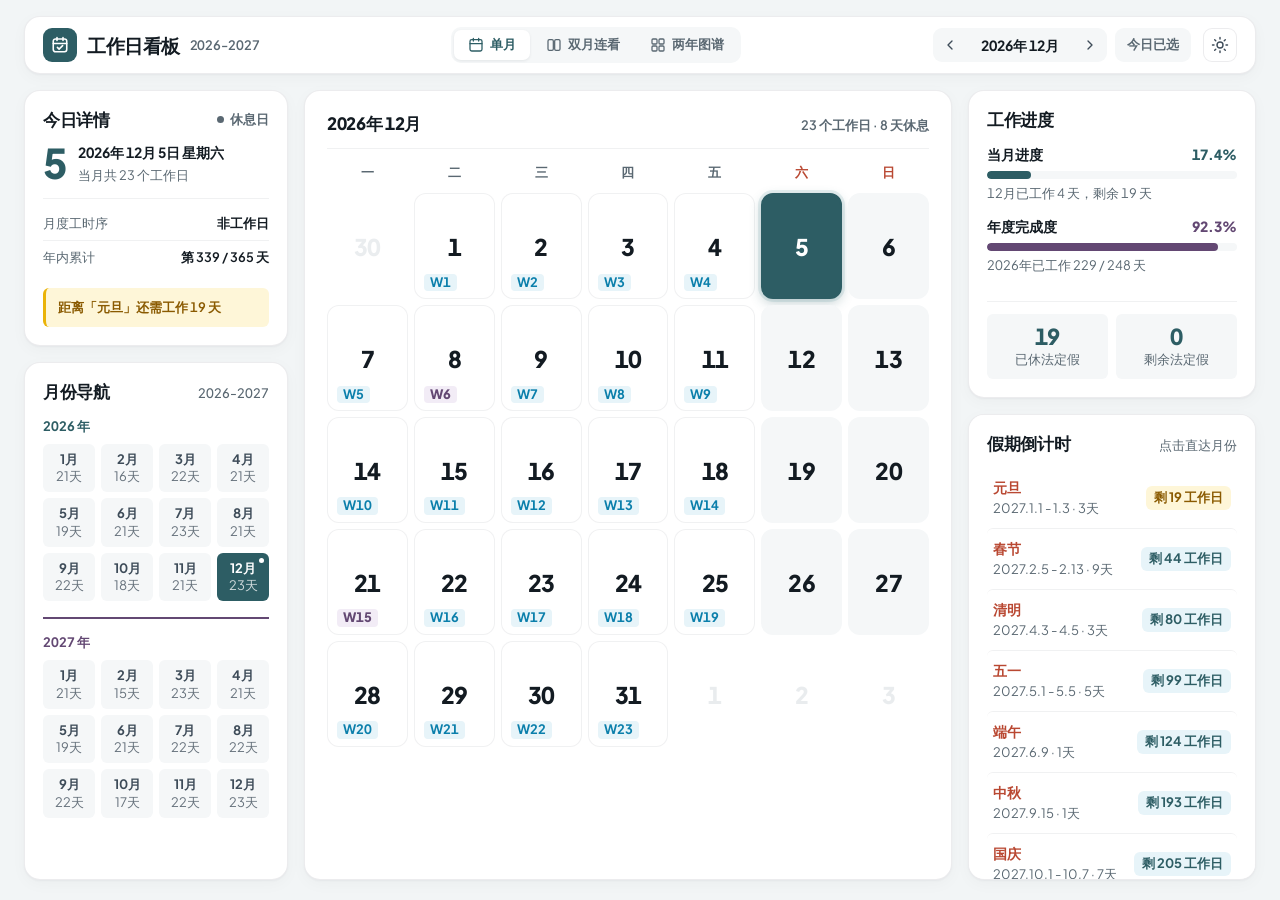
<file: index.html>
<!DOCTYPE html>
<html lang="zh-CN">
  <head>
    <meta charset="UTF-8" />
    <meta name="viewport" content="width=device-width, initial-scale=1.0, viewport-fit=cover" />
    <title>工作日看板 (2026-2027)</title>
    <meta name="description" content="2026至2027年中国法定节假日、调休补班与工作日进度看板" />
    <meta http-equiv="Cache-Control" content="no-cache, no-store, must-revalidate" />
    <meta http-equiv="Pragma" content="no-cache" />
    <meta http-equiv="Expires" content="0" />
    <link rel="preconnect" href="https://fonts.googleapis.com" />
    <link rel="preconnect" href="https://fonts.gstatic.com" crossorigin />
    <link href="https://fonts.googleapis.com/css2?family=Plus+Jakarta+Sans:wght@500;600;700;800&display=swap" rel="stylesheet" />
    <link rel="stylesheet" href="style.css?v=10" />
  </head>
  <body>
    <div class="app-container">

      <!-- Single-line Compact Top Header -->
      <header class="app-header">
        <div class="header-left">
          <div class="brand-lockup">
            <div class="brand-mark" aria-hidden="true">
              <svg viewBox="0 0 24 24" width="18" height="18" fill="none" stroke="currentColor" stroke-width="2.1" stroke-linecap="round" stroke-linejoin="round">
                <rect x="3" y="4" width="18" height="17" rx="3" />
                <path d="M8 2v4M16 2v4M3 10h18" />
                <path d="M8.5 15.2l2.3 2.3 4.7-4.7" />
              </svg>
            </div>
            <h1 class="brand-title">工作日看板</h1>
            <span class="brand-year" id="brand-year">2026-2027</span>
          </div>
        </div>

        <div class="header-center">
          <nav class="view-tabs" aria-label="视图模式">
            <button type="button" class="tab-btn active" id="tab-single" onclick="setViewMode('single')">
              <svg viewBox="0 0 24 24" width="16" height="16" fill="none" stroke="currentColor" stroke-width="1.9" stroke-linecap="round" stroke-linejoin="round" aria-hidden="true">
                <rect x="3" y="4" width="18" height="17" rx="2.5" />
                <path d="M8 2v4M16 2v4M3 10h18" />
              </svg>
              <span>单月</span>
            </button>
            <button type="button" class="tab-btn" id="tab-dual" onclick="setViewMode('dual')">
              <svg viewBox="0 0 24 24" width="16" height="16" fill="none" stroke="currentColor" stroke-width="1.9" stroke-linecap="round" stroke-linejoin="round" aria-hidden="true">
                <rect x="3" y="4" width="8" height="16" rx="2" />
                <rect x="13" y="4" width="8" height="16" rx="2" />
              </svg>
              <span>双月连看</span>
            </button>
            <button type="button" class="tab-btn" id="tab-year" onclick="setViewMode('year')">
              <svg viewBox="0 0 24 24" width="16" height="16" fill="none" stroke="currentColor" stroke-width="1.9" stroke-linecap="round" stroke-linejoin="round" aria-hidden="true">
                <rect x="3" y="3" width="7.5" height="7.5" rx="1.5" />
                <rect x="13.5" y="3" width="7.5" height="7.5" rx="1.5" />
                <rect x="3" y="13.5" width="7.5" height="7.5" rx="1.5" />
                <rect x="13.5" y="13.5" width="7.5" height="7.5" rx="1.5" />
              </svg>
              <span>两年图谱</span>
            </button>
          </nav>
        </div>

        <div class="header-right">
          <div class="header-month-nav" id="header-month-nav">
            <div class="month-nav-group">
              <button type="button" class="btn-nav" id="btn-prev-month" onclick="changeMonth(-1)" title="上个月 (左方向键)" aria-label="上个月">
                <svg viewBox="0 0 24 24" width="16" height="16" fill="none" stroke="currentColor" stroke-width="2" stroke-linecap="round" stroke-linejoin="round" aria-hidden="true">
                  <path d="M15 18l-6-6 6-6" />
                </svg>
              </button>
              <div class="current-month-display" id="month-display-text">2026年 11月</div>
              <button type="button" class="btn-nav" id="btn-next-month" onclick="changeMonth(1)" title="下个月 (右方向键)" aria-label="下个月">
                <svg viewBox="0 0 24 24" width="16" height="16" fill="none" stroke="currentColor" stroke-width="2" stroke-linecap="round" stroke-linejoin="round" aria-hidden="true">
                  <path d="M9 18l6-6-6-6" />
                </svg>
              </button>
            </div>
            <button type="button" class="btn-today" id="btn-today-header" onclick="goToday()" title="回到今天 (快捷键 T)">
              <span>回到今天</span>
            </button>
          </div>

          <button type="button" class="btn-icon" onclick="toggleTheme()" id="theme-btn" title="切换亮暗主题" aria-label="切换亮暗主题">
            <svg id="theme-icon" class="icon-sun" viewBox="0 0 24 24" width="18" height="18" fill="none" stroke="currentColor" stroke-width="1.9" stroke-linecap="round" stroke-linejoin="round" aria-hidden="true">
              <circle cx="12" cy="12" r="4" />
              <path d="M12 2v2M12 20v2M4.93 4.93l1.41 1.41M17.66 17.66l1.41 1.41M2 12h2M20 12h2M6.34 17.66l-1.41 1.41M19.07 4.93l-1.41 1.41" />
            </svg>
            <svg class="icon-moon" viewBox="0 0 24 24" width="18" height="18" fill="none" stroke="currentColor" stroke-width="1.9" stroke-linecap="round" stroke-linejoin="round" aria-hidden="true">
              <path d="M21 12.79A9 9 0 1 1 11.21 3 7 7 0 0 0 21 12.79z" />
            </svg>
          </button>
        </div>
      </header>

      <!-- Main Three-Column Dashboard Workspace -->
      <main class="dashboard-container" id="dashboard-container">

        <!-- Left Sidebar: Selected Date Details & Quick Month Navigation -->
        <aside class="dash-left-sidebar">
          <section class="dash-card date-detail-card" id="date-detail-card" aria-label="日期详情">
            <div class="detail-header">
              <h2 class="section-heading" id="detail-tag">今日详情</h2>
              <span class="detail-status" id="detail-work-badge">工作日</span>
            </div>

            <div class="detail-hero-row">
              <div class="detail-day-num" id="detail-day-num">28</div>
              <div class="detail-date-meta">
                <div class="detail-date-full" id="detail-date-full">2026年 11月 28日 星期六</div>
                <div class="detail-sub-meta" id="detail-sub-meta">查看日历中的任意一天</div>
              </div>
            </div>

            <div class="detail-metrics">
              <div class="detail-metric-row">
                <span class="metric-label">月度工时序</span>
                <span class="metric-value" id="detail-w-index">非工作日</span>
              </div>
              <div class="detail-metric-row">
                <span class="metric-label">年内累计</span>
                <span class="metric-value" id="detail-year-day">当年第 332 天</span>
              </div>
            </div>

            <div class="detail-holiday-info" id="detail-holiday-info">
              <!-- Populated by JS -->
            </div>
          </section>

          <section class="dash-card quick-nav-card" aria-label="月份快速跳转">
            <div class="card-title-row">
              <h2 class="section-heading">月份导航</h2>
              <span class="section-meta">2026-2027</span>
            </div>
            <div class="quick-month-grid" id="quick-month-grid">
              <!-- JS populates 2026 & 2027 month grids -->
            </div>
          </section>
        </aside>

        <!-- Center Stage: Calendar Grid(s) -->
        <section class="dash-card dash-main-cal" id="dash-main-cal" aria-label="工作日历">
          <div class="cal-wrapper" id="cal-wrapper">
            <!-- Dynamically populated 1 or 2 calendar grids -->
          </div>
        </section>

        <!-- Right Sidebar: Progress & Upcoming Holidays -->
        <aside class="dash-right-sidebar">
          <section class="dash-card progress-card" aria-label="工作进度统计">
            <div class="card-title-row">
              <h2 class="section-heading">工作进度</h2>
            </div>

            <div class="prog-group">
              <div class="prog-meta">
                <span class="prog-label">当月进度</span>
                <span class="prog-val" id="m-prog-txt">0%</span>
              </div>
              <div class="prog-track">
                <div class="prog-fill" id="m-prog-bar" style="width: 0%"></div>
              </div>
              <div class="prog-sub" id="m-summary">已工作 0 天，剩余 0 天</div>
            </div>

            <div class="prog-group">
              <div class="prog-meta">
                <span class="prog-label">年度完成度</span>
                <span class="prog-val accent-plum" id="y-prog-txt">0%</span>
              </div>
              <div class="prog-track">
                <div class="prog-fill fill-plum" id="y-prog-bar" style="width: 0%"></div>
              </div>
              <div class="prog-sub" id="y-summary">已过去 0 天</div>
            </div>

            <div class="counter-row">
              <div class="counter-box">
                <span class="counter-num" id="h-pass">0</span>
                <span class="counter-lbl">已休法定假</span>
              </div>
              <div class="counter-box">
                <span class="counter-num" id="h-rem">0</span>
                <span class="counter-lbl">剩余法定假</span>
              </div>
            </div>
          </section>

          <section class="dash-card holidays-card" aria-label="假期倒计时">
            <div class="card-title-row">
              <h2 class="section-heading">假期倒计时</h2>
              <span class="section-meta">点击直达月份</span>
            </div>
            <div class="holiday-list" id="holiday-list">
              <!-- Dynamically populated holiday countdown rows -->
            </div>
          </section>
        </aside>

      </main>

      <!-- 2026-2027 Year Atlas View -->
      <section class="year-view-container" id="year-view-container" style="display: none;" aria-label="两年图谱">
        <div class="year-header">
          <div class="year-header-text">
            <h2 class="year-title">2026-2027 年法定节假日与工作日图谱</h2>
            <p class="year-subtitle">点击任意月份标题进入单月视图，或点击具体日期查看详情</p>
          </div>
          <div class="year-legend">
            <span class="legend-item"><span class="dot dot-work"></span>工作日</span>
            <span class="legend-item"><span class="dot dot-rest"></span>周末</span>
            <span class="legend-item"><span class="dot dot-holiday"></span>法定节假日</span>
            <span class="legend-item"><span class="dot dot-makeup"></span>调休上班</span>
            <span class="legend-item"><span class="dot dot-today"></span>今天</span>
          </div>
        </div>
        <div class="year-grid" id="year-grid">
          <!-- JS populates 2-year mini month calendars -->
        </div>
      </section>

    </div>

    <script src="workday.js?v=10"></script>
    <script src="app.js?v=10"></script>
  </body>
</html>
</file>
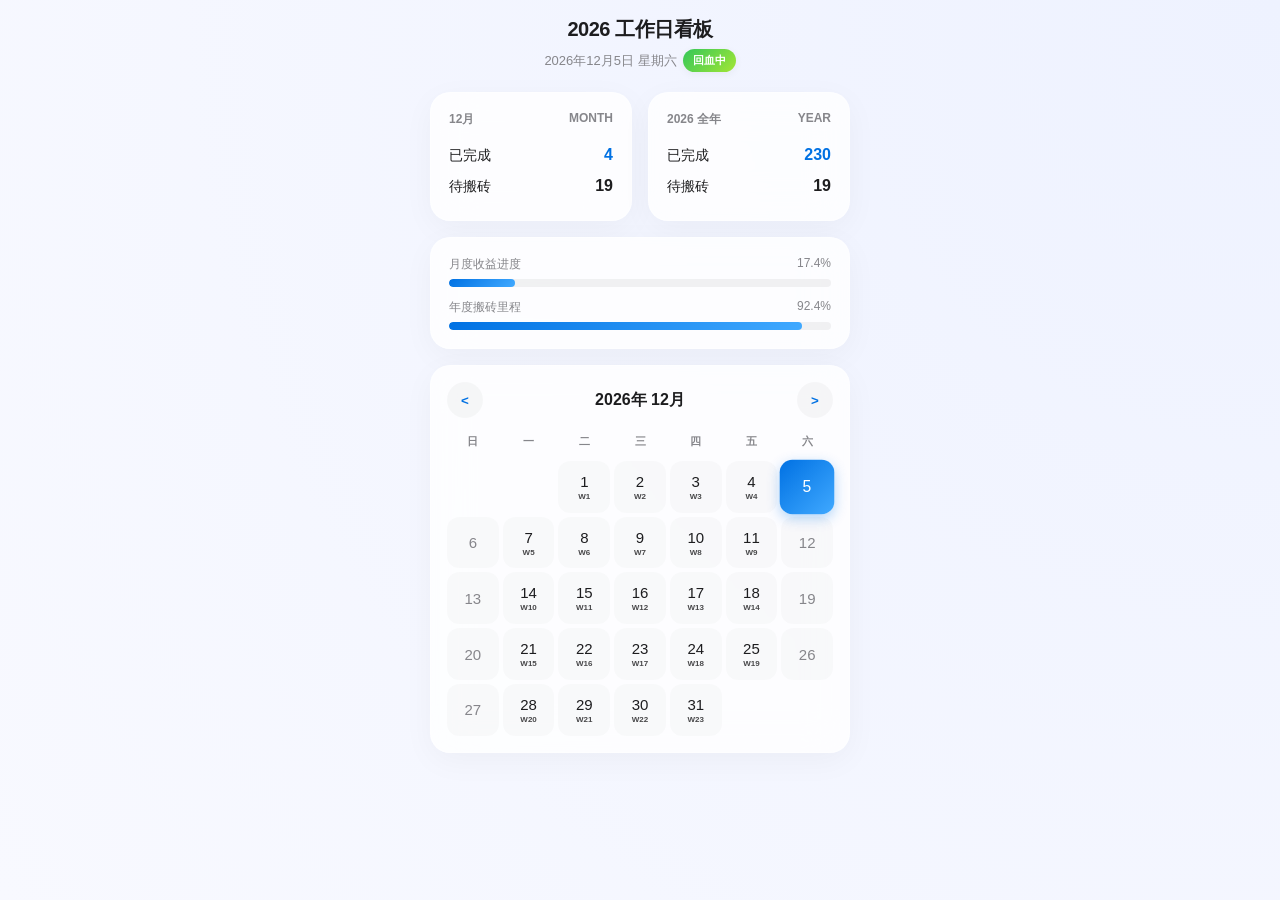
<file: public/workday.html>
<!doctype html>
<html lang="zh-CN">
  <head>
    <meta charset="UTF-8" />
    <meta
      name="viewport"
      content="width=device-width, initial-scale=1.0, maximum-scale=1.0, user-scalable=no, viewport-fit=cover"
    />
    <title>2026 工作日看板</title>
    <style>
      :root {
        --bg-color: #f8f9ff;
        --card-bg: rgba(255, 255, 255, 0.8);
        --text-main: #1d1d1f;
        --text-sec: #86868b;
        --blue: #0071e3;
        --blue-grad: linear-gradient(135deg, #0071e3, #40a9ff);
        --red: #ff3b30;
        --green: #34c759;
        --border: rgba(0, 0, 0, 0.05);
        --glass-border: rgba(255, 255, 255, 0.3);
      }

      * {
        box-sizing: border-box;
        -webkit-tap-highlight-color: transparent;
      }

      body {
        font-family:
          -apple-system, BlinkMacSystemFont, "SF Pro Text", "Helvetica Neue",
          Arial, sans-serif;
        background: radial-gradient(circle at top right, #eef2ff, #f8f9ff);
        color: var(--text-main);
        margin: 0;
        padding: 16px;
        display: flex;
        justify-content: center;
        min-height: 100vh;
        overflow-x: hidden;
      }

      .app-container {
        width: 100%;
        max-width: 420px;
        display: flex;
        flex-direction: column;
        gap: 16px;
        z-index: 10;
        padding-bottom: 32px;
      }

      .card {
        background-color: var(--card-bg);
        backdrop-filter: blur(20px);
        -webkit-backdrop-filter: blur(20px);
        border-radius: 20px;
        padding: 18px;
        border: 1px solid var(--glass-border);
        box-shadow: 0 8px 32px rgba(0, 0, 0, 0.04);
        transition:
          transform 0.3s cubic-bezier(0.34, 1.56, 0.64, 1),
          box-shadow 0.3s;
      }

      .card:active {
        transform: scale(0.98);
      }

      .header {
        text-align: center;
        margin-bottom: 4px;
      }
      .header h1 {
        font-size: 20px;
        font-weight: 700;
        margin: 0 0 6px 0;
        letter-spacing: -0.5px;
      }
      .header .subtitle {
        font-size: 13px;
        color: var(--text-sec);
        margin: 0;
        display: flex;
        align-items: center;
        justify-content: center;
        gap: 6px;
      }
      .status-badge {
        padding: 4px 10px;
        border-radius: 20px;
        font-size: 11px;
        font-weight: 600;
        box-shadow: 0 2px 8px rgba(0, 0, 0, 0.05);
      }
      .status-work {
        background: var(--blue-grad);
        color: white;
      }
      .status-rest {
        background: linear-gradient(135deg, #34c759, #a3e635);
        color: white;
      }

      .stats-grid {
        display: grid;
        grid-template-columns: 1fr 1fr;
        gap: 16px;
      }
      .list-title {
        font-size: 12px;
        color: var(--text-sec);
        margin-bottom: 12px;
        font-weight: 600;
        display: flex;
        justify-content: space-between;
      }
      .list-item {
        display: flex;
        justify-content: space-between;
        align-items: baseline;
        padding: 6px 0;
        font-size: 14px;
      }
      .val {
        font-variant-numeric: tabular-nums;
        font-weight: 700;
        font-size: 16px;
      }

      .progress-section {
        display: flex;
        flex-direction: column;
        gap: 12px;
      }
      .progress-group {
        width: 100%;
      }
      .progress-header {
        display: flex;
        justify-content: space-between;
        font-size: 12px;
        color: var(--text-sec);
        margin-bottom: 6px;
        font-weight: 500;
      }
      .progress-track {
        height: 8px;
        background-color: rgba(0, 0, 0, 0.05);
        border-radius: 4px;
        overflow: hidden;
      }
      .progress-fill {
        height: 100%;
        background: var(--blue-grad);
        width: 0%;
        border-radius: 4px;
        transition: width 1s cubic-bezier(0.16, 1, 0.3, 1);
      }

      .calendar-section {
        padding: 16px;
      }
      .cal-controls {
        display: flex;
        justify-content: space-between;
        align-items: center;
        margin-bottom: 16px;
      }
      .cal-controls button {
        background: rgba(0, 0, 0, 0.03);
        border: none;
        color: var(--blue);
        width: 36px;
        height: 36px;
        border-radius: 18px;
        display: flex;
        align-items: center;
        justify-content: center;
        cursor: pointer;
        transition: background 0.2s;
      }
      .cal-controls button:hover {
        background: rgba(0, 0, 0, 0.06);
      }
      .cal-controls span {
        font-size: 16px;
        font-weight: 700;
      }

      .cal-grid {
        display: grid;
        grid-template-columns: repeat(7, 1fr);
        gap: 4px;
      }
      .cal-lbl {
        text-align: center;
        font-size: 11px;
        color: var(--text-sec);
        font-weight: 600;
        padding-bottom: 8px;
      }

      .cal-day {
        aspect-ratio: 1;
        border-radius: 12px;
        display: flex;
        flex-direction: column;
        align-items: center;
        justify-content: center;
        position: relative;
        font-size: 15px;
        background: rgba(0, 0, 0, 0.02);
        cursor: default;
      }

      .cal-day.empty {
        background: none;
      }

      .day-holiday {
        color: var(--red);
        background-color: #fff2f2;
      }
      .day-rest {
        color: var(--text-sec);
      }
      .day-work {
        color: var(--text-main);
        font-weight: 500;
      }

      .day-today {
        background: var(--blue-grad);
        color: white !important;
        box-shadow: 0 4px 12px rgba(0, 113, 227, 0.3);
        transform: scale(1.05);
        z-index: 2;
      }

      .badge {
        font-size: 8px;
        font-weight: 700;
        margin-top: 2px;
        opacity: 0.8;
      }
      .holiday-name {
        position: absolute;
        top: 2px;
        right: 4px;
        font-size: 7px;
        font-weight: 600;
      }

      @keyframes fadeIn {
        from {
          opacity: 0;
          transform: translateY(10px);
        }
        to {
          opacity: 1;
          transform: translateY(0);
        }
      }

      .app-container > * {
        animation: fadeIn 0.6s cubic-bezier(0.16, 1, 0.3, 1) both;
      }
      .app-container > *:nth-child(2) {
        animation-delay: 0.1s;
      }
      .app-container > *:nth-child(3) {
        animation-delay: 0.2s;
      }
      .app-container > *:nth-child(4) {
        animation-delay: 0.3s;
      }
    </style>
  </head>
  <body>
    <div class="app-container">
      <div class="header">
        <h1>2026 工作日看板</h1>
        <p class="subtitle" id="date-subtitle"></p>
      </div>

      <div class="stats-grid">
        <div class="card">
          <div class="list-title">
            <span id="month-title">--月</span><span>MONTH</span>
          </div>
          <div class="list-item">
            <span>已完成</span
            ><span class="val" style="color: var(--blue)" id="m-pass">0</span>
          </div>
          <div class="list-item">
            <span>待搬砖</span><span class="val" id="m-rem">0</span>
          </div>
        </div>
        <div class="card">
          <div class="list-title"><span>2026 全年</span><span>YEAR</span></div>
          <div class="list-item">
            <span>已完成</span
            ><span class="val" style="color: var(--blue)" id="y-pass">0</span>
          </div>
          <div class="list-item">
            <span>待搬砖</span><span class="val" id="y-rem">0</span>
          </div>
        </div>
      </div>

      <div class="card progress-section">
        <div class="progress-group">
          <div class="progress-header">
            <span>月度收益进度</span><span id="m-prog-txt">0%</span>
          </div>
          <div class="progress-track">
            <div class="progress-fill" id="m-prog-bar"></div>
          </div>
        </div>
        <div class="progress-group">
          <div class="progress-header">
            <span>年度搬砖里程</span><span id="y-prog-txt">0%</span>
          </div>
          <div class="progress-track">
            <div class="progress-fill" id="y-prog-bar"></div>
          </div>
        </div>
      </div>

      <div class="card calendar-section">
        <div class="cal-controls">
          <button onclick="changeMonth(-1)"><b>&lt;</b></button>
          <span id="cal-lbl">2026年 --月</span>
          <button onclick="changeMonth(1)"><b>&gt;</b></button>
        </div>
        <div class="cal-grid" id="cal-grid"></div>
      </div>
    </div>

    <script>
      const DATA = {
        h: {
          "2026-01-01": "元旦",
          "2026-01-02": "元旦",
          "2026-01-03": "元旦",
          "2026-02-15": "春节",
          "2026-02-16": "春节",
          "2026-02-17": "春节",
          "2026-02-18": "春节",
          "2026-02-19": "春节",
          "2026-02-20": "春节",
          "2026-02-21": "春节",
          "2026-02-22": "春节",
          "2026-02-23": "春节",
          "2026-04-04": "清明",
          "2026-04-05": "清明",
          "2026-04-06": "清明",
          "2026-05-01": "五一",
          "2026-05-02": "五一",
          "2026-05-03": "五一",
          "2026-05-04": "五一",
          "2026-05-05": "五一",
          "2026-06-19": "端午",
          "2026-06-20": "端午",
          "2026-06-21": "端午",
          "2026-09-25": "中秋",
          "2026-09-26": "中秋",
          "2026-09-27": "中秋",
          "2026-10-01": "国庆",
          "2026-10-02": "国庆",
          "2026-10-03": "国庆",
          "2026-10-04": "国庆",
          "2026-10-05": "国庆",
          "2026-10-06": "国庆",
          "2026-10-07": "国庆",
        },
        w: new Set([
          "2026-01-04",
          "2026-02-14",
          "2026-02-28",
          "2026-04-26",
          "2026-05-10",
          "2026-09-20",
          "2026-09-28",
          "2026-10-10",
        ]),
      };

      const sysT = new Date();
      // 固定为2026年，如果现在就是2026年则用实际日期，否则模拟一个日期
      const t = sysT.getFullYear() === 2026 ? sysT : new Date(2026, 1, 28);
      let viewM = t.getMonth();

      const fmt = (d) =>
        `${d.getFullYear()}-${String(d.getMonth() + 1).padStart(2, "0")}-${String(d.getDate()).padStart(2, "0")}`;

      function isWork(date) {
        const s = fmt(date);
        if (DATA.w.has(s)) return true;
        if (DATA.h[s]) return false;
        const d = date.getDay();
        return d > 0 && d < 6;
      }

      function calc() {
        let yp = 0,
          yt = 0,
          mp = 0,
          mt = 0;
        const s = new Date(2026, 0, 1),
          e = new Date(2026, 11, 31);

        for (let d = new Date(s); d <= e; d.setDate(d.getDate() + 1)) {
          const w = isWork(d);
          if (w) {
            yt++;
            if (d <= t) yp++;
            if (d.getMonth() === t.getMonth()) {
              mt++;
              if (d <= t) mp++;
            }
          }
        }

        document.getElementById("y-pass").innerText = yp;
        document.getElementById("y-rem").innerText = yt - yp;
        document.getElementById("m-pass").innerText = mp;
        document.getElementById("m-rem").innerText = mt - mp;
        document.getElementById("month-title").innerText =
          `${t.getMonth() + 1}月`;

        const yPct = ((yp / yt) * 100).toFixed(1);
        const mPct = ((mp / mt) * 100).toFixed(1);
        document.getElementById("y-prog-txt").innerText = yPct + "%";
        document.getElementById("m-prog-txt").innerText = mPct + "%";

        setTimeout(() => {
          document.getElementById("y-prog-bar").style.width = yPct + "%";
          document.getElementById("m-prog-bar").style.width = mPct + "%";
        }, 300);

        const tWork = isWork(t);
        const tag = tWork
          ? `<span class="status-badge status-work">搬砖中</span>`
          : `<span class="status-badge status-rest">回血中</span>`;
        document.getElementById("date-subtitle").innerHTML =
          `${t.getFullYear()}年${t.getMonth() + 1}月${t.getDate()}日 星期${["日", "一", "二", "三", "四", "五", "六"][t.getDay()]} ${tag}`;
      }

      function buildCal(y, m) {
        const grid = document.getElementById("cal-grid");
        grid.innerHTML = "";
        document.getElementById("cal-lbl").innerText = `${y}年 ${m + 1}月`;

        ["日", "一", "二", "三", "四", "五", "六"].forEach((txt) => {
          const di = document.createElement("div");
          di.className = "cal-lbl";
          di.innerText = txt;
          grid.appendChild(di);
        });

        const firstD = new Date(y, m, 1).getDay();
        const days = new Date(y, m + 1, 0).getDate();
        const todayStr = fmt(t);

        for (let i = 0; i < firstD; i++) {
          grid.appendChild(
            Object.assign(document.createElement("div"), {
              className: "cal-day empty",
            }),
          );
        }

        let wCnt = 0;
        for (let day = 1; day <= days; day++) {
          const date = new Date(y, m, day);
          const str = fmt(date);
          const work = isWork(date);
          const holidayName = DATA.h[str];
          if (work) wCnt++;

          const di = document.createElement("div");
          di.className = "cal-day";
          if (str === todayStr) di.classList.add("day-today");
          else if (holidayName) di.classList.add("day-holiday");
          else if (!work) di.classList.add("day-rest");
          else di.classList.add("day-work");

          di.innerHTML = `<span class="day-num">${day}</span>`;
          if (work) di.innerHTML += `<span class="badge">W${wCnt}</span>`;
          if (holidayName)
            di.innerHTML += `<span class="holiday-name">${holidayName}</span>`;

          grid.appendChild(di);
        }
      }

      function changeMonth(d) {
        viewM += d;
        if (viewM > 11) viewM = 0;
        else if (viewM < 0) viewM = 11;
        buildCal(2026, viewM);
      }

      calc();
      buildCal(2026, viewM);
    </script>
  </body>
</html>
</file>
<file: style.css>
/* ─── Design Tokens: Cool Architectural Stone + Semantic Five-Hue System ─── */
:root {
  /* Surfaces & Borders */
  --bg-canvas: #F2F5F6;
  --bg-surface: #FFFFFF;
  --bg-surface-hover: #F7F9FA;
  --bg-subtle: #F5F7F8;
  --border-subtle: rgba(15, 23, 42, 0.08);
  --border-divider: rgba(15, 23, 42, 0.06);

  /* Typography Hierarchy */
  --text-main: #131B22;
  --text-sub: #3E4C59;
  --text-muted: #5A6872;
  --text-disabled: #B4BEC6;

  /* 3-Size Body Scale + Exempt Display Scale */
  --text-heading: 1.0625rem; /* 17px */
  --text-body: 0.875rem;     /* 14px */
  --text-sm: 0.8125rem;      /* 13px */

  /* Semantic Five-Hue Palette (AA Contrast Verified) */
  --c-teal: #2D5D64;
  --c-teal-hover: #23494F;
  --c-teal-light: #E8F1F2;

  --c-cyan: #0B7FAB;
  --c-cyan-light: #E7F4F9;

  --c-gold: #EAB308;
  --c-gold-light: #FEF6D8;
  --c-gold-text: #8A5A00;

  --c-terracotta: #B94832;
  --c-terracotta-light: #FCECE9;

  --c-plum: #634873;
  --c-plum-light: #F2ECF6;

  /* Elevation & Radius */
  --shadow-surface: 0 1px 2px rgba(15, 23, 42, 0.04), 0 4px 16px rgba(15, 23, 42, 0.03);
  --shadow-today: 0 4px 12px rgba(45, 93, 100, 0.28);
  --radius-sm: 6px;
  --radius-md: 12px;
  --radius-lg: 16px;

  --ease-out: cubic-bezier(0.22, 1, 0.36, 1);
  --font-family: "Plus Jakarta Sans", -apple-system, BlinkMacSystemFont, "PingFang SC", "Hiragino Sans GB", "Microsoft YaHei", "Segoe UI", sans-serif;
}

[data-theme="dark"] {
  --bg-canvas: #0D1317;
  --bg-surface: #151E24;
  --bg-surface-hover: #1C2730;
  --bg-subtle: #1A242C;
  --border-subtle: rgba(255, 255, 255, 0.09);
  --border-divider: rgba(255, 255, 255, 0.07);

  --text-main: #F1F5F8;
  --text-sub: #C6D0D8;
  --text-muted: #8FA0AD;
  --text-disabled: #44535E;

  --c-teal: #5BA4AF;
  --c-teal-hover: #70B6C0;
  --c-teal-light: rgba(91, 164, 175, 0.18);

  --c-cyan: #67BFE0;
  --c-cyan-light: rgba(103, 191, 224, 0.16);

  --c-gold: #F5C438;
  --c-gold-light: rgba(245, 196, 56, 0.16);
  --c-gold-text: #FCD76A;

  --c-terracotta: #E5735D;
  --c-terracotta-light: rgba(229, 115, 93, 0.18);

  --c-plum: #B695CC;
  --c-plum-light: rgba(182, 149, 204, 0.18);

  --shadow-surface: 0 2px 12px rgba(0, 0, 0, 0.28);
  --shadow-today: 0 4px 14px rgba(0, 0, 0, 0.45);
}

/* ─── Base & Reset ─── */
*,
*::before,
*::after {
  box-sizing: border-box;
  margin: 0;
  padding: 0;
  -webkit-tap-highlight-color: transparent;
}

html,
body {
  min-height: 100%;
}

body {
  font-family: var(--font-family);
  font-size: var(--text-body);
  line-height: 1.45;
  color: var(--text-main);
  background-color: var(--bg-canvas);
  font-variant-numeric: tabular-nums;
  -webkit-font-smoothing: antialiased;
  transition: background-color 200ms var(--ease-out), color 200ms var(--ease-out);
  overflow-x: hidden;
}

button {
  font-family: inherit;
  color: inherit;
}

.app-container {
  max-width: 1760px;
  margin: 0 auto;
  padding: 16px 24px 20px;
  min-height: 100vh;
  height: 100vh;
  display: flex;
  flex-direction: column;
  gap: 16px;
}

/* ─── Single-Line Top Header ─── */
.app-header {
  display: flex;
  align-items: center;
  justify-content: space-between;
  gap: 16px;
  padding: 10px 18px;
  background: var(--bg-surface);
  border: 1px solid var(--border-subtle);
  border-radius: var(--radius-lg);
  box-shadow: var(--shadow-surface);
  flex-shrink: 0;
}

.header-left,
.header-right {
  display: flex;
  align-items: center;
  gap: 12px;
}

.brand-lockup {
  display: flex;
  align-items: center;
  gap: 10px;
  white-space: nowrap;
}

.brand-mark {
  width: 34px;
  height: 34px;
  border-radius: 9px;
  background: var(--c-teal);
  color: #ffffff;
  display: flex;
  align-items: center;
  justify-content: center;
  flex-shrink: 0;
}

[data-theme="dark"] .brand-mark {
  color: #0D1317;
}

.brand-title {
  font-size: 1.1875rem;
  font-weight: 800;
  letter-spacing: -0.025em;
  color: var(--text-main);
  line-height: 1.2;
}

.brand-year {
  font-size: var(--text-sm);
  font-weight: 600;
  color: var(--text-muted);
  letter-spacing: -0.01em;
}

/* Connected Segmented View Switcher */
.view-tabs {
  display: inline-flex;
  align-items: center;
  background: var(--bg-subtle);
  padding: 3px;
  border-radius: 10px;
  gap: 2px;
}

.tab-btn {
  border: none;
  background: transparent;
  color: var(--text-muted);
  padding: 6px 14px;
  border-radius: 7px;
  font-size: var(--text-sm);
  font-weight: 600;
  cursor: pointer;
  display: inline-flex;
  align-items: center;
  gap: 6px;
  white-space: nowrap;
  transition: background-color 160ms var(--ease-out), color 160ms var(--ease-out), box-shadow 160ms var(--ease-out);
}

.tab-btn:hover {
  color: var(--text-main);
}

.tab-btn.active {
  background: var(--bg-surface);
  color: var(--c-teal);
  font-weight: 700;
  box-shadow: 0 1px 3px rgba(15, 23, 42, 0.08);
}

/* Header Month Navigation & Actions */
.header-month-nav {
  display: flex;
  align-items: center;
  gap: 8px;
}

.month-nav-group {
  display: inline-flex;
  align-items: center;
  background: var(--bg-subtle);
  border-radius: 9px;
  padding: 2px;
  gap: 2px;
}

.btn-nav {
  width: 30px;
  height: 30px;
  border: none;
  border-radius: 7px;
  background: transparent;
  color: var(--text-sub);
  display: inline-flex;
  align-items: center;
  justify-content: center;
  cursor: pointer;
  transition: background-color 160ms var(--ease-out), color 160ms var(--ease-out);
}

.btn-nav:hover {
  background: var(--bg-surface);
  color: var(--c-teal);
}

.current-month-display {
  font-size: var(--text-body);
  font-weight: 700;
  min-width: 106px;
  padding: 0 6px;
  text-align: center;
  white-space: nowrap;
  color: var(--text-main);
}

.btn-today {
  height: 34px;
  padding: 0 12px;
  border: none;
  border-radius: 9px;
  background: var(--c-teal-light);
  color: var(--c-teal);
  font-size: var(--text-sm);
  font-weight: 700;
  cursor: pointer;
  white-space: nowrap;
  transition: background-color 160ms var(--ease-out), color 160ms var(--ease-out);
}

.btn-today:hover {
  background: var(--c-teal);
  color: #ffffff;
}

[data-theme="dark"] .btn-today:hover {
  color: #0D1317;
}

.btn-today.is-today-view {
  background: var(--bg-subtle);
  color: var(--text-muted);
}

.btn-today.is-today-view:hover {
  background: var(--c-teal-light);
  color: var(--c-teal);
}

.btn-icon {
  width: 34px;
  height: 34px;
  border: 1px solid var(--border-subtle);
  border-radius: 9px;
  background: var(--bg-surface);
  color: var(--text-sub);
  display: inline-flex;
  align-items: center;
  justify-content: center;
  cursor: pointer;
  transition: background-color 160ms var(--ease-out), border-color 160ms var(--ease-out), color 160ms var(--ease-out);
}

.btn-icon:hover {
  background: var(--bg-subtle);
  color: var(--c-teal);
}

.btn-icon .icon-moon {
  display: none;
}

[data-theme="dark"] .btn-icon .icon-sun {
  display: none;
}

[data-theme="dark"] .btn-icon .icon-moon {
  display: block;
}

/* ─── Three-Column Workspace Layout ─── */
.dashboard-container {
  display: grid;
  grid-template-columns: 284px 1fr 312px;
  gap: 16px;
  flex: 1;
  min-height: 0;
}

.dash-card {
  background: var(--bg-surface);
  border: 1px solid var(--border-subtle);
  border-radius: var(--radius-lg);
  box-shadow: var(--shadow-surface);
  padding: 18px;
  display: flex;
  flex-direction: column;
}

.card-title-row {
  display: flex;
  align-items: baseline;
  justify-content: space-between;
  gap: 8px;
  margin-bottom: 14px;
}

.section-heading {
  font-size: var(--text-heading);
  font-weight: 700;
  letter-spacing: -0.02em;
  color: var(--text-main);
  line-height: 1.25;
}

.section-meta {
  font-size: var(--text-sm);
  font-weight: 500;
  color: var(--text-muted);
}

/* ─── Left Sidebar: Date Inspection & Month Navigation ─── */
.dash-left-sidebar {
  display: flex;
  flex-direction: column;
  gap: 16px;
  min-height: 0;
}

.detail-header {
  display: flex;
  align-items: center;
  justify-content: space-between;
  gap: 8px;
  margin-bottom: 12px;
}

.detail-status {
  display: inline-flex;
  align-items: center;
  gap: 6px;
  font-size: var(--text-sm);
  font-weight: 700;
  color: var(--c-teal);
}

.detail-status::before {
  content: "";
  width: 7px;
  height: 7px;
  border-radius: 50%;
  background: currentColor;
}

.detail-status.status-rest {
  color: var(--text-muted);
}

.detail-status.status-holiday {
  color: var(--c-terracotta);
}

.detail-status.status-makeup {
  color: var(--c-gold-text);
}

.detail-hero-row {
  display: flex;
  align-items: center;
  gap: 12px;
  padding-bottom: 14px;
  border-bottom: 1px solid var(--border-divider);
}

.detail-day-num {
  font-size: clamp(2.5rem, 3.2vw, 3rem);
  font-weight: 800;
  line-height: 0.92;
  letter-spacing: -0.04em;
  color: var(--c-teal);
  flex-shrink: 0;
}

.detail-date-meta {
  display: flex;
  flex-direction: column;
  gap: 3px;
  min-width: 0;
}

.detail-date-full {
  font-size: var(--text-body);
  font-weight: 700;
  color: var(--text-main);
  white-space: nowrap;
}

.detail-sub-meta {
  font-size: var(--text-sm);
  color: var(--text-muted);
}

.detail-metrics {
  display: flex;
  flex-direction: column;
  padding: 8px 0;
}

.detail-metric-row {
  display: flex;
  align-items: center;
  justify-content: space-between;
  padding: 7px 0;
  font-size: var(--text-sm);
}

.detail-metric-row + .detail-metric-row {
  border-top: 1px solid var(--border-divider);
}

.metric-label {
  color: var(--text-muted);
}

.metric-value {
  font-weight: 600;
  color: var(--text-main);
}

.detail-holiday-info {
  margin-top: 6px;
  padding: 10px 12px;
  border-radius: var(--radius-sm);
  border-left: 3px solid var(--c-gold);
  background: var(--c-gold-light);
  color: var(--c-gold-text);
  font-size: var(--text-sm);
  font-weight: 600;
  line-height: 1.45;
}

.detail-holiday-info.is-holiday-today {
  border-left-color: var(--c-terracotta);
  background: var(--c-terracotta-light);
  color: var(--c-terracotta);
}

/* Quick Month Navigation */
.quick-nav-card {
  flex: 1;
  min-height: 0;
  overflow-y: auto;
}

.quick-month-grid {
  display: flex;
  flex-direction: column;
  gap: 16px;
}

.quick-year-group {
  display: flex;
  flex-direction: column;
  gap: 8px;
}

.quick-year-group.group-year-2027 {
  border-top: 2px solid var(--c-plum);
  padding-top: 14px;
}

.quick-year-header {
  font-size: var(--text-sm);
  font-weight: 700;
  color: var(--text-muted);
  display: flex;
  align-items: center;
  justify-content: space-between;
}

.quick-year-header.current-year {
  color: var(--c-teal);
}

.group-year-2027 .quick-year-header {
  color: var(--c-plum);
}

.quick-year-months {
  display: grid;
  grid-template-columns: repeat(4, 1fr);
  gap: 6px;
}

.quick-month-btn {
  position: relative;
  border: none;
  background: var(--bg-subtle);
  border-radius: var(--radius-sm);
  padding: 8px 4px;
  text-align: center;
  cursor: pointer;
  color: var(--text-sub);
  transition: background-color 160ms var(--ease-out), color 160ms var(--ease-out), box-shadow 160ms var(--ease-out);
}

.quick-month-btn:hover {
  background: var(--c-cyan-light);
  color: var(--c-teal);
}

.quick-month-btn.is-secondary-view {
  box-shadow: inset 0 0 0 1.5px var(--c-teal);
  color: var(--c-teal);
}

.quick-month-btn.active {
  background: var(--c-teal);
  color: #ffffff;
}

[data-theme="dark"] .quick-month-btn.active {
  color: #0D1317;
}

.quick-month-btn.is-today-month::after {
  content: "";
  position: absolute;
  top: 5px;
  right: 5px;
  width: 5px;
  height: 5px;
  border-radius: 50%;
  background: var(--c-teal);
}

.quick-month-btn.active.is-today-month::after {
  background: currentColor;
}

.quick-month-name {
  font-size: var(--text-sm);
  font-weight: 700;
  line-height: 1.2;
}

.quick-month-sub {
  font-size: var(--text-sm);
  opacity: 0.78;
  margin-top: 2px;
  line-height: 1.15;
}

/* ─── Center Stage: Main Calendar Grid ─── */
.dash-main-cal {
  min-height: 0;
  overflow-y: auto;
  padding: 20px 22px;
}

.cal-wrapper {
  display: grid;
  gap: 20px;
  width: 100%;
  flex: 1;
  min-width: 0;
}

.cal-wrapper.mode-single {
  grid-template-columns: minmax(0, 1fr);
}

.cal-wrapper.mode-dual {
  grid-template-columns: repeat(2, minmax(0, 1fr));
  gap: 18px;
}

.month-block {
  display: flex;
  flex-direction: column;
  min-height: 0;
  min-width: 0;
}

.month-block-header {
  display: flex;
  align-items: baseline;
  justify-content: space-between;
  gap: 12px;
  padding-bottom: 12px;
  margin-bottom: 10px;
  border-bottom: 1px solid var(--border-divider);
}

.month-title {
  font-size: var(--text-heading);
  font-weight: 800;
  letter-spacing: -0.02em;
  color: var(--text-main);
}

.month-summary-text {
  font-size: var(--text-sm);
  font-weight: 600;
  color: var(--text-muted);
}

.cal-grid {
  display: grid;
  grid-template-columns: repeat(7, 1fr);
  grid-template-rows: auto repeat(6, minmax(0, 1fr));
  gap: 6px;
  flex: 1;
}

.cal-weekday {
  text-align: center;
  font-size: var(--text-sm);
  font-weight: 700;
  color: var(--text-muted);
  padding: 4px 0 6px;
}

.cal-weekday.weekend {
  color: var(--c-terracotta);
}

.cal-day {
  position: relative;
  min-width: 0;
  min-height: 68px;
  background: var(--bg-surface);
  border: 1px solid var(--border-divider);
  border-radius: var(--radius-md);
  padding: 7px 9px;
  display: flex;
  flex-direction: column;
  justify-content: space-between;
  cursor: pointer;
  user-select: none;
  transition: background-color 160ms var(--ease-out), border-color 160ms var(--ease-out), transform 160ms var(--ease-out);
}

.mode-dual .cal-grid {
  gap: 4px;
}

.mode-dual .cal-day {
  padding: 6px 5px;
  min-height: 62px;
}

.mode-dual .workday-badge {
  padding: 1px 4px;
  font-size: 0.75rem;
}

.cal-day:hover {
  background: var(--bg-surface-hover);
  border-color: var(--c-cyan);
  transform: translateY(-1px);
}

.cal-day.muted {
  opacity: 0.28;
  pointer-events: none;
  background: transparent;
  border-color: transparent;
}

.cal-day.muted .day-num {
  color: var(--text-disabled);
}

.cal-day.day-rest {
  background: var(--bg-subtle);
  border-color: transparent;
}

.cal-day.day-holiday {
  background: var(--c-terracotta-light);
  border-color: transparent;
}

.cal-day.day-holiday .day-num {
  color: var(--c-terracotta);
}

.cal-day.day-makeup {
  background: var(--c-gold-light);
  border-color: transparent;
}

.cal-day.day-makeup .day-num {
  color: var(--c-gold-text);
}

.day-header {
  display: flex;
  align-items: center;
  justify-content: space-between;
  min-height: 18px;
  width: 100%;
}

.day-body {
  display: flex;
  align-items: center;
  justify-content: center;
  flex: 1;
}

.day-num {
  font-size: clamp(1.375rem, 1.8vw, 1.75rem);
  font-weight: 800;
  letter-spacing: -0.03em;
  color: var(--text-main);
  line-height: 1;
}

.mode-dual .day-num {
  font-size: clamp(1.2rem, 1.45vw, 1.5rem);
}

.day-status-tag {
  font-size: var(--text-sm);
  font-weight: 700;
  line-height: 1;
}

.tag-xiu {
  color: var(--c-terracotta);
}

.tag-ban {
  color: var(--c-gold-text);
}

.day-footer {
  display: flex;
  align-items: center;
  justify-content: flex-start;
  min-height: 18px;
  width: 100%;
}

.workday-badge {
  font-size: var(--text-sm);
  font-weight: 700;
  line-height: 1.2;
  padding: 1px 6px;
  border-radius: 4px;
  color: var(--c-cyan);
  background: var(--c-cyan-light);
}

/* W6 & W15 Milestone Workday Highlight */
.workday-badge.badge-milestone {
  background: var(--c-plum-light);
  color: var(--c-plum);
  font-weight: 800;
}

.holiday-label {
  font-size: var(--text-sm);
  font-weight: 700;
  color: var(--c-terracotta);
  white-space: nowrap;
  overflow: hidden;
  text-overflow: ellipsis;
  max-width: 100%;
}

/* Selected non-today cell */
.cal-day.day-selected:not(.day-today) {
  border-color: var(--c-teal);
  box-shadow: 0 0 0 2px var(--c-teal);
}

/* Today cell — defined last for highest state precedence (including over W6/W15) */
.cal-day.day-today {
  background: var(--c-teal) !important;
  border: 2px solid var(--c-teal) !important;
  box-shadow: var(--shadow-today);
}

.cal-day.day-today.day-selected {
  box-shadow: var(--shadow-today), 0 0 0 3px var(--c-teal-light);
}

.cal-day.day-today .day-num,
.cal-day.day-today .holiday-label,
.cal-day.day-today .day-status-tag {
  color: #ffffff !important;
}

.cal-day.day-today .workday-badge,
.cal-day.day-today .workday-badge.badge-milestone {
  background: rgba(255, 255, 255, 0.22) !important;
  color: #ffffff !important;
}

[data-theme="dark"] .cal-day.day-today .day-num,
[data-theme="dark"] .cal-day.day-today .holiday-label,
[data-theme="dark"] .cal-day.day-today .day-status-tag,
[data-theme="dark"] .cal-day.day-today .workday-badge,
[data-theme="dark"] .cal-day.day-today .workday-badge.badge-milestone {
  color: #0D1317 !important;
}

[data-theme="dark"] .cal-day.day-today .workday-badge,
[data-theme="dark"] .cal-day.day-today .workday-badge.badge-milestone {
  background: rgba(13, 19, 23, 0.16) !important;
}

/* ─── Right Sidebar: Progress & Holiday Countdown ─── */
.dash-right-sidebar {
  display: flex;
  flex-direction: column;
  gap: 16px;
  min-height: 0;
}

.prog-group {
  margin-bottom: 14px;
}

.prog-meta {
  display: flex;
  justify-content: space-between;
  align-items: baseline;
  font-size: var(--text-body);
  font-weight: 600;
  margin-bottom: 6px;
}

.prog-label {
  color: var(--text-main);
}

.prog-val {
  color: var(--c-teal);
  font-weight: 800;
}

.accent-plum {
  color: var(--c-plum) !important;
}

.prog-track {
  height: 8px;
  background: var(--bg-subtle);
  border-radius: 99px;
  overflow: hidden;
  margin-bottom: 5px;
}

.prog-fill {
  height: 100%;
  border-radius: 99px;
  background: var(--c-teal);
  transition: width 320ms var(--ease-out);
}

.fill-plum {
  background: var(--c-plum) !important;
}

.prog-sub {
  font-size: var(--text-sm);
  color: var(--text-muted);
}

.counter-row {
  display: grid;
  grid-template-columns: 1fr 1fr;
  gap: 8px;
  margin-top: 12px;
  padding-top: 12px;
  border-top: 1px solid var(--border-divider);
}

.counter-box {
  background: var(--bg-subtle);
  padding: 10px 8px;
  border-radius: var(--radius-sm);
  display: flex;
  flex-direction: column;
  align-items: center;
  gap: 2px;
}

.counter-num {
  font-size: 1.375rem;
  font-weight: 800;
  letter-spacing: -0.02em;
  color: var(--c-teal);
  line-height: 1.1;
}

.counter-lbl {
  font-size: var(--text-sm);
  color: var(--text-muted);
  font-weight: 500;
}

/* Upcoming Holidays List */
.holidays-card {
  flex: 1;
  min-height: 0;
  overflow-y: auto;
}

.holiday-list {
  display: flex;
  flex-direction: column;
}

.holiday-card-item {
  width: 100%;
  border: none;
  background: transparent;
  text-align: left;
  padding: 10px 6px;
  border-radius: var(--radius-sm);
  display: flex;
  align-items: center;
  justify-content: space-between;
  gap: 8px;
  cursor: pointer;
  transition: background-color 160ms var(--ease-out);
}

.holiday-card-item + .holiday-card-item {
  border-top: 1px solid var(--border-divider);
}

.holiday-card-item:hover {
  background: var(--bg-subtle);
}

.holiday-card-left {
  display: flex;
  flex-direction: column;
  gap: 2px;
  min-width: 0;
}

.h-name {
  font-size: var(--text-body);
  font-weight: 700;
  color: var(--c-terracotta);
}

.h-dates {
  font-size: var(--text-sm);
  color: var(--text-muted);
  white-space: nowrap;
  overflow: hidden;
  text-overflow: ellipsis;
}

.holiday-card-right {
  flex-shrink: 0;
}

.h-badge {
  display: inline-block;
  font-size: var(--text-sm);
  font-weight: 700;
  padding: 3px 8px;
  border-radius: var(--radius-sm);
  background: var(--c-cyan-light);
  color: var(--c-teal);
}

.h-badge.tag-urgent {
  background: var(--c-gold-light);
  color: var(--c-gold-text);
}

.h-badge.ongoing {
  background: var(--c-teal-light);
  color: var(--c-teal);
}

/* ─── Year Atlas View (2026-2027) ─── */
.year-view-container {
  background: var(--bg-surface);
  border: 1px solid var(--border-subtle);
  border-radius: var(--radius-lg);
  box-shadow: var(--shadow-surface);
  padding: 22px 24px;
  flex: 1;
  min-height: 0;
  overflow-y: auto;
}

.year-header {
  display: flex;
  align-items: flex-end;
  justify-content: space-between;
  margin-bottom: 20px;
  padding-bottom: 14px;
  border-bottom: 1px solid var(--border-divider);
  flex-wrap: wrap;
  gap: 12px;
}

.year-title {
  font-size: 1.25rem;
  font-weight: 800;
  letter-spacing: -0.02em;
  color: var(--text-main);
}

.year-subtitle {
  font-size: var(--text-sm);
  color: var(--text-muted);
  margin-top: 2px;
}

.year-legend {
  display: flex;
  align-items: center;
  flex-wrap: wrap;
  gap: 14px;
  font-size: var(--text-sm);
  color: var(--text-sub);
}

.legend-item {
  display: inline-flex;
  align-items: center;
  gap: 6px;
}

.dot {
  width: 10px;
  height: 10px;
  border-radius: 3px;
}

.dot-work {
  background: var(--bg-surface);
  border: 1px solid var(--border-subtle);
}

.dot-rest {
  background: var(--bg-subtle);
  border: 1px solid var(--border-divider);
}

.dot-holiday {
  background: var(--c-terracotta);
}

.dot-makeup {
  background: var(--c-gold);
}

.dot-today {
  background: var(--c-teal);
}

.year-grid {
  display: flex;
  flex-direction: column;
  gap: 24px;
}

.year-overview-section {
  display: flex;
  flex-direction: column;
  gap: 12px;
}

.year-overview-title {
  font-size: var(--text-heading);
  font-weight: 800;
  color: var(--c-teal);
  padding-bottom: 6px;
  border-bottom: 1px solid var(--border-divider);
}

.year-overview-section.section-2027 .year-overview-title {
  color: var(--c-plum);
  border-bottom-color: var(--c-plum);
}

.year-overview-grid {
  display: grid;
  grid-template-columns: repeat(4, 1fr);
  gap: 14px;
}

.year-mini-month {
  background: var(--bg-subtle);
  border-radius: var(--radius-md);
  padding: 12px;
  border: 1px solid transparent;
  transition: border-color 160ms var(--ease-out);
}

.year-mini-month.is-current-month {
  border-color: var(--c-teal);
}

.year-mini-title {
  width: 100%;
  border: none;
  background: transparent;
  font-size: var(--text-body);
  font-weight: 700;
  margin-bottom: 8px;
  color: var(--text-main);
  text-align: center;
  cursor: pointer;
  border-radius: 4px;
  padding: 2px 0;
  transition: color 160ms var(--ease-out);
}

.year-mini-title:hover {
  color: var(--c-teal);
}

.year-mini-grid {
  display: grid;
  grid-template-columns: repeat(7, 1fr);
  gap: 3px;
  text-align: center;
}

.mini-day-lbl {
  font-size: 0.75rem;
  font-weight: 600;
  color: var(--text-muted);
  margin-bottom: 2px;
}

.mini-day-lbl.weekend {
  color: var(--c-terracotta);
}

.mini-day-box {
  aspect-ratio: 1;
  font-size: 0.75rem;
  font-weight: 600;
  display: flex;
  align-items: center;
  justify-content: center;
  border-radius: 4px;
  color: var(--text-sub);
  background: var(--bg-surface);
  cursor: pointer;
  transition: background-color 140ms var(--ease-out), color 140ms var(--ease-out);
}

.mini-day-box.m-weekend {
  background: transparent;
  color: var(--text-sub);
  opacity: 0.72;
}

.mini-day-box.muted {
  background: transparent;
  opacity: 0.22;
  pointer-events: none;
}

.mini-day-box.m-holiday {
  background: var(--c-terracotta);
  color: #ffffff;
  font-weight: 700;
}

.mini-day-box.m-makeup {
  background: var(--c-gold);
  color: #131B22;
  font-weight: 800;
}

.mini-day-box.m-today {
  background: var(--c-teal) !important;
  color: #ffffff !important;
  font-weight: 800;
}

[data-theme="dark"] .mini-day-box.m-today {
  color: #0D1317 !important;
}

/* ─── Responsive Breakpoints ─── */
@media (max-width: 1320px) {
  .dashboard-container {
    grid-template-columns: 264px 1fr 288px;
  }
}

@media (max-width: 1120px) {
  .app-container {
    height: auto;
    min-height: 100vh;
    padding: 14px 16px 24px;
  }

  .app-header {
    flex-wrap: wrap;
  }

  .dashboard-container {
    grid-template-columns: 1fr;
  }

  /* Mobile-first reading order: Calendar first, then Details & Progress, Quick Nav last */
  .dash-main-cal {
    order: 1;
  }

  .dash-left-sidebar {
    order: 2;
    display: contents;
  }

  .date-detail-card {
    order: 2;
  }

  .dash-right-sidebar {
    order: 3;
  }

  .quick-nav-card {
    order: 4;
  }

  .cal-wrapper.mode-dual {
    grid-template-columns: 1fr;
  }

  .year-overview-grid {
    grid-template-columns: repeat(3, 1fr);
  }
}

@media (max-width: 768px) {
  .app-container {
    padding: 10px 12px 24px;
    gap: 12px;
  }

  .app-header {
    padding: 12px;
    gap: 10px;
  }

  .header-left {
    flex: 1;
  }

  .header-center {
    order: 3;
    width: 100%;
  }

  .view-tabs {
    width: 100%;
    display: grid;
    grid-template-columns: repeat(3, 1fr);
  }

  .tab-btn {
    justify-content: center;
    padding: 7px 6px;
  }

  .header-right {
    order: 2;
    flex-wrap: wrap;
    justify-content: flex-end;
    gap: 6px;
  }

  .current-month-display {
    min-width: 88px;
    font-size: var(--text-sm);
  }

  .btn-today {
    padding: 0 10px;
    height: 30px;
  }

  .dash-card {
    padding: 14px;
  }

  .dash-main-cal {
    padding: 14px 10px;
  }

  .cal-grid {
    gap: 4px;
  }

  .cal-day {
    min-height: 54px;
    padding: 5px 4px;
    border-radius: 8px;
  }

  .day-num {
    font-size: 1.15rem;
  }

  .day-status-tag,
  .workday-badge,
  .holiday-label {
    font-size: 0.75rem;
  }

  .workday-badge {
    padding: 1px 4px;
  }

  .year-view-container {
    padding: 14px;
  }

  .year-overview-grid {
    grid-template-columns: repeat(2, 1fr);
    gap: 10px;
  }
}

@media (max-width: 440px) {
  .header-left {
    width: 100%;
    justify-content: space-between;
  }

  .header-right {
    width: 100%;
    justify-content: space-between;
  }

  .brand-year {
    display: none;
  }
}

@media (prefers-reduced-motion: reduce) {
  *,
  *::before,
  *::after {
    transition-duration: 0.01ms !important;
    animation-duration: 0.01ms !important;
  }
}
</file>
